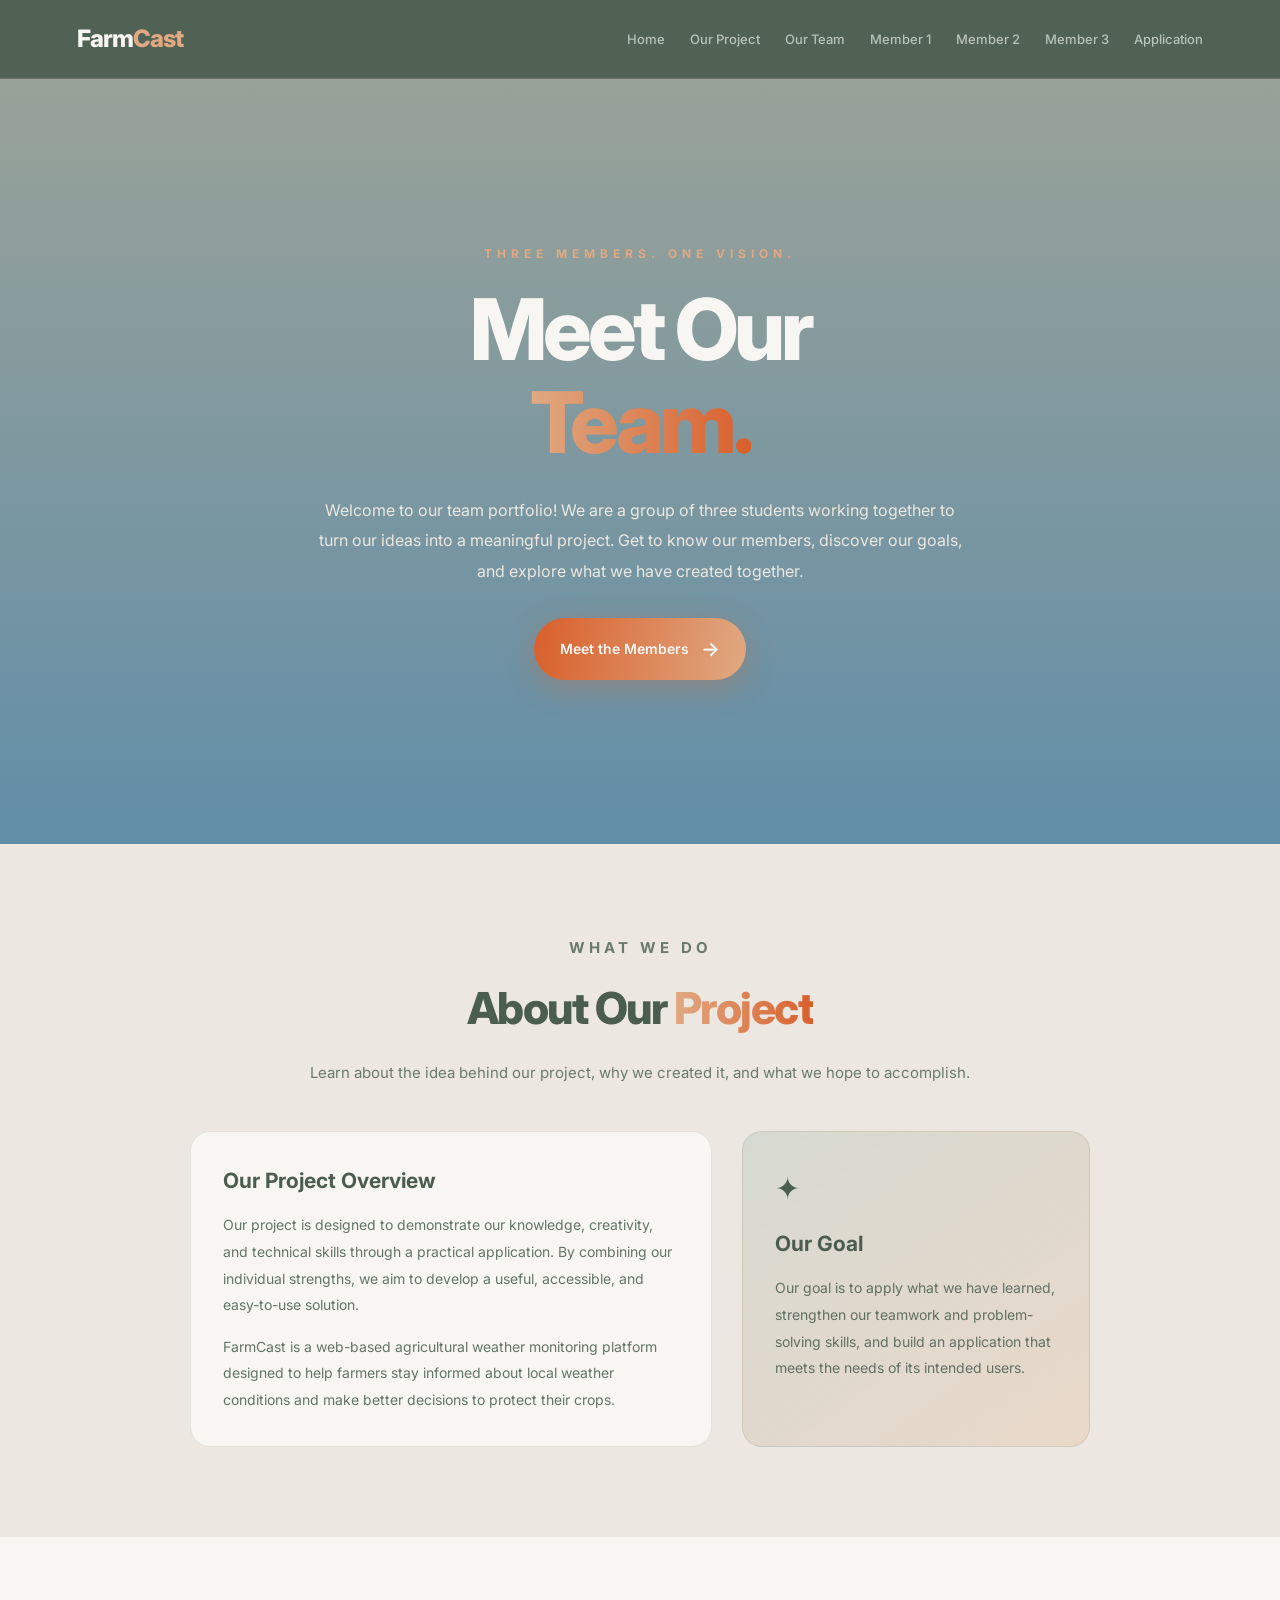
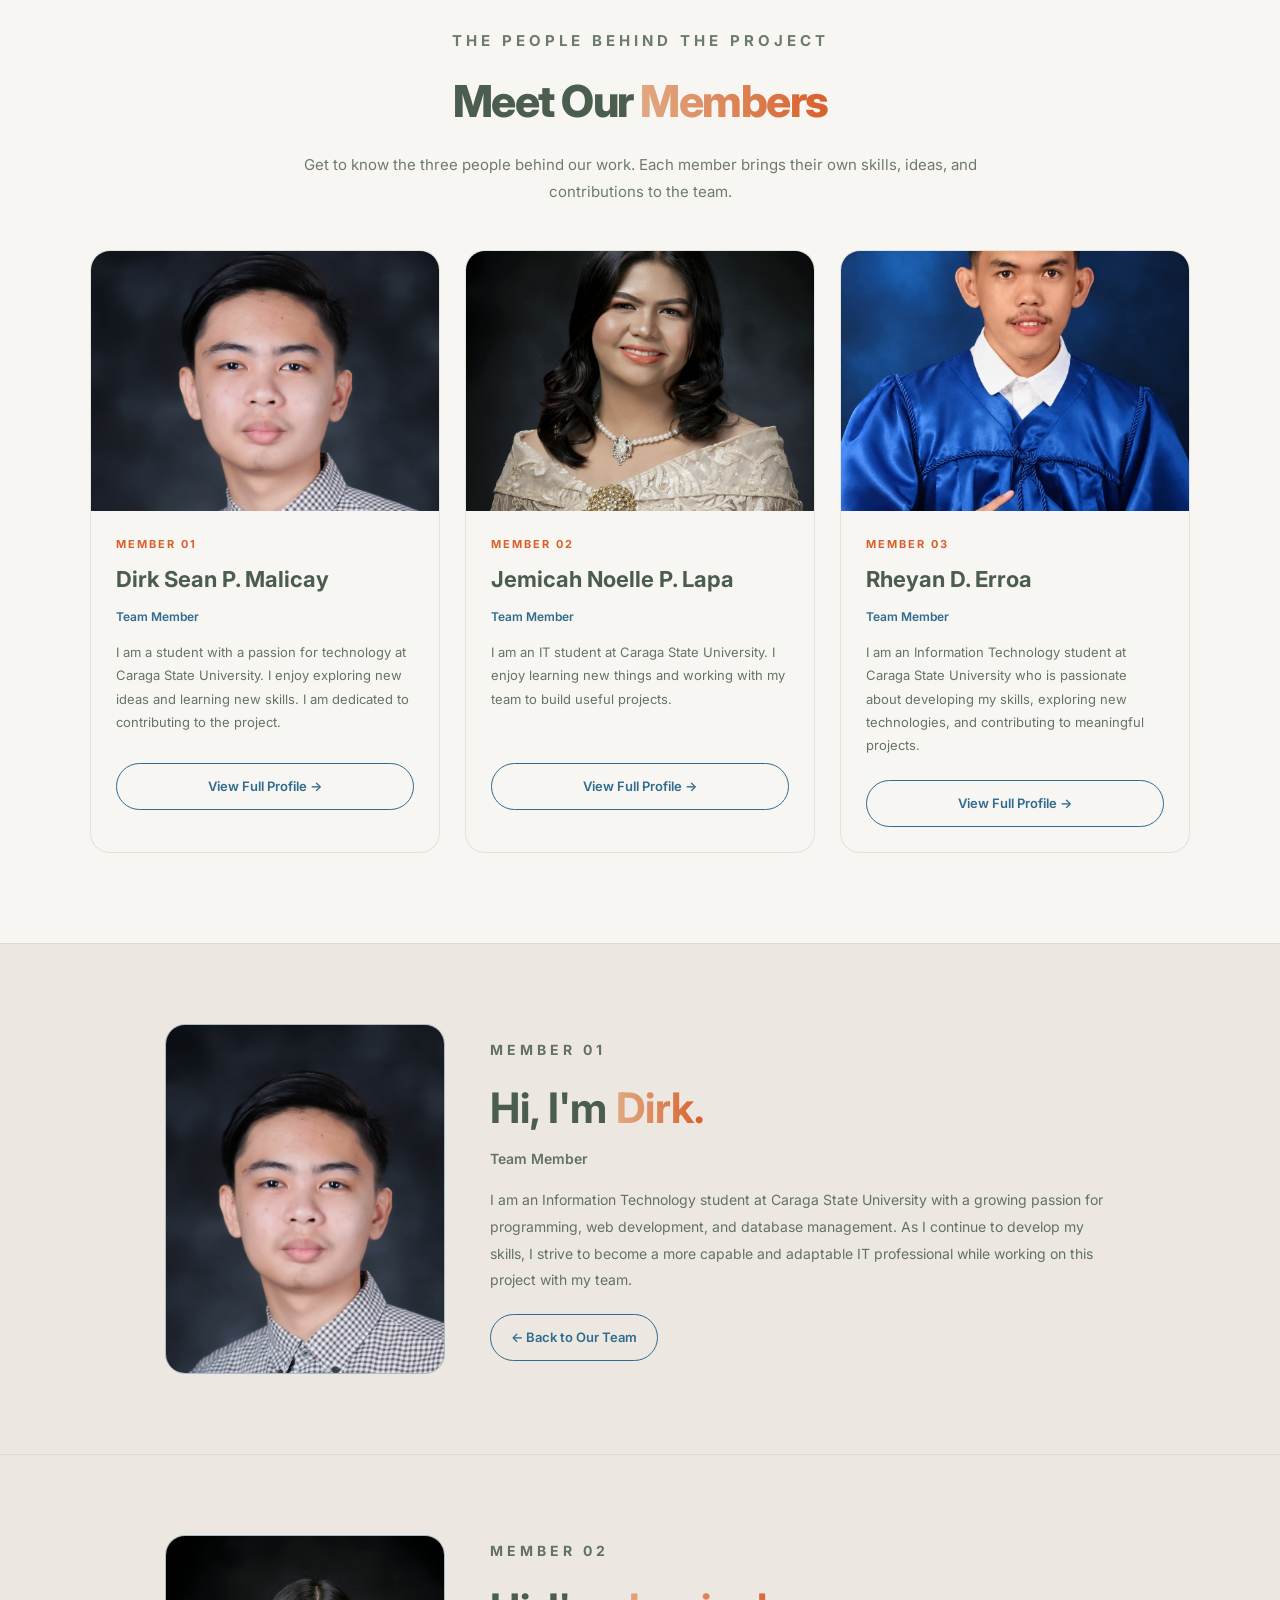
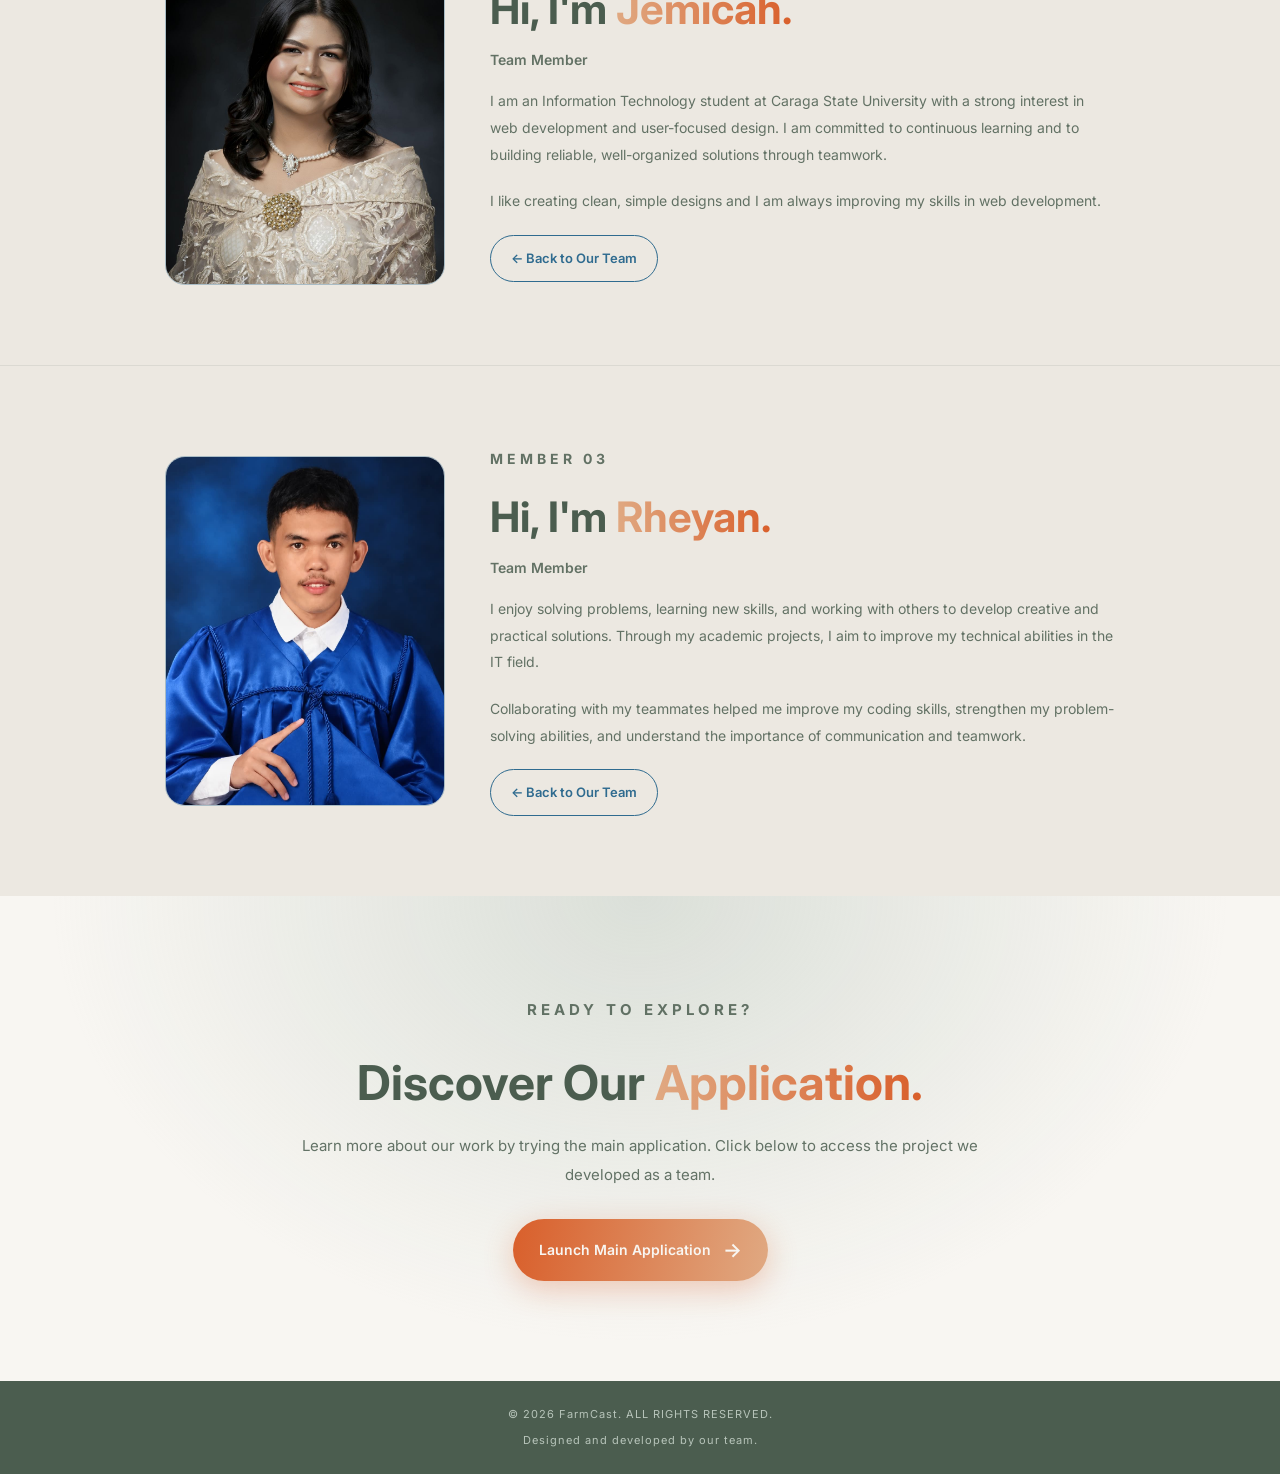
<file: index.html>
<!DOCTYPE html>
<html lang="en">
<head>
    <meta charset="UTF-8">
    <meta name="viewport" content="width=device-width, initial-scale=1.0">

    <title>FarmCast | Portfolio</title>

    <link rel="preconnect" href="https://fonts.googleapis.com">
    <link href="https://fonts.googleapis.com/css2?family=Inter:wght@400;500;600;700;800&display=swap" rel="stylesheet">

    <style>
        * {
            margin: 0;
            padding: 0;
            box-sizing: border-box;
        }

        html {
            scroll-behavior: smooth;
            scroll-padding-top: 90px;
        }

        body {
            font-family: 'Inter', sans-serif;
            background: #F8F6F2;
            color: #4B5D4F;
            min-height: 100vh;
            line-height: 1.6;
        }

        /* NAVIGATION */

        nav {
            width: 100%;
            padding: 20px 6%;
            display: flex;
            justify-content: space-between;
            align-items: center;
            gap: 20px;
            background: rgba(75, 93, 79, 0.97);
            border-bottom: 1px solid rgba(183, 196, 186, 0.2);
            position: sticky;
            top: 0;
            z-index: 100;
            backdrop-filter: blur(12px);
        }

        .logo {
            font-size: 24px;
            font-weight: 800;
            letter-spacing: -1px;
            white-space: nowrap;
            color: #F8F6F2;
            text-decoration: none;
        }

        .logo span {
            color: #E0A982;
        }

        .nav-links {
            display: flex;
            flex-wrap: wrap;
            gap: 25px;
        }

        .nav-links a {
            color: #B7C4BA;
            text-decoration: none;
            font-size: 13px;
            font-weight: 500;
            transition: color 0.3s;
        }

        .nav-links a:hover {
            color: #E0A982;
        }

        /* HERO SECTION */

        .hero {
            min-height: 85vh;
            display: flex;
            align-items: center;
            justify-content: center;
            text-align: center;
            padding: 90px 24px;
            background:
                linear-gradient(
                    rgba(75, 93, 79, 0.55),
                    rgba(47, 107, 143, 0.75)
                ),
                url('https://images.unsplash.com/photo-1470770841072-f978cf4d019e?auto=format&fit=crop&w=2000&q=85')
                center / cover no-repeat;
        }

        .hero-content {
            max-width: 850px;
            animation: fadeIn 1s ease;
        }

        .tagline {
            color: #E0A982;
            font-size: 12px;
            font-weight: 700;
            letter-spacing: 5px;
            margin-bottom: 20px;
        }

        h1 {
            font-size: clamp(45px, 8vw, 85px);
            font-weight: 800;
            letter-spacing: -4px;
            line-height: 1.1;
            margin-bottom: 25px;
            color: #F8F6F2;
        }

        h1 span,
        .gradient-text {
            background: linear-gradient(90deg, #E0A982, #D95F2B);
            -webkit-background-clip: text;
            background-clip: text;
            color: transparent;
        }

        .hero-description {
            max-width: 650px;
            margin: 0 auto 32px;
            color: #ECE8E1;
            font-size: 16px;
            line-height: 1.9;
        }

        .button {
            display: inline-flex;
            justify-content: center;
            align-items: center;
            gap: 12px;
            padding: 15px 26px;
            border-radius: 50px;
            background: linear-gradient(100deg, #D95F2B, #E0A982);
            color: #F8F6F2;
            text-decoration: none;
            font-size: 14px;
            font-weight: 600;
            box-shadow: 0 8px 30px rgba(217, 95, 43, 0.3);
            transition: transform 0.3s, box-shadow 0.3s;
        }

        .button:hover {
            transform: translateY(-4px);
            box-shadow: 0 12px 35px rgba(217, 95, 43, 0.45);
        }

        .button span {
            font-size: 20px;
        }

        .button-outline {
            display: inline-flex;
            justify-content: center;
            align-items: center;
            padding: 12px 20px;
            border: 1px solid #2F6B8F;
            border-radius: 30px;
            color: #2F6B8F;
            text-decoration: none;
            font-size: 13px;
            font-weight: 600;
            transition: background 0.3s, color 0.3s;
        }

        .button-outline:hover {
            background: #2F6B8F;
            color: #F8F6F2;
        }

        /* GENERAL SECTIONS */

        .section {
            padding: 90px 6%;
        }

        .section-heading {
            max-width: 700px;
            margin: 0 auto 45px;
            text-align: center;
        }

        .section-label {
            color: #D95F2B;
            font-size: 11px;
            font-weight: 700;
            letter-spacing: 4px;
            margin-bottom: 12px;
        }

        .section-heading h2 {
            font-size: clamp(30px, 5vw, 44px);
            font-weight: 800;
            letter-spacing: -1.5px;
            margin-bottom: 15px;
            color: #4B5D4F;
        }

        .section-heading p {
            color: #4B5D4F;
            opacity: 0.8;
            font-size: 15px;
            line-height: 1.8;
        }

        /* ABOUT THE PROJECT */

        .about {
            background: #ECE8E1;
        }

        .project-content {
            max-width: 900px;
            margin: auto;
            display: grid;
            grid-template-columns: 1.2fr 0.8fr;
            gap: 30px;
            align-items: stretch;
        }

        .project-description,
        .goal-card {
            padding: 32px;
            border: 1px solid rgba(75, 93, 79, 0.12);
            border-radius: 20px;
            background: #F8F6F2;
        }

        .project-description h3,
        .goal-card h3 {
            font-size: 21px;
            margin-bottom: 15px;
            color: #4B5D4F;
        }

        .project-description p,
        .goal-card p {
            color: #4B5D4F;
            opacity: 0.85;
            font-size: 14px;
            line-height: 1.9;
        }

        .goal-card {
            background: linear-gradient(
                145deg,
                rgba(183, 196, 186, 0.4),
                rgba(224, 169, 130, 0.25)
            );
        }

        .goal-icon {
            font-size: 30px;
            margin-bottom: 15px;
        }

        /* TEAM MEMBERS */

        .team-grid {
            max-width: 1100px;
            margin: auto;
            display: grid;
            grid-template-columns: repeat(3, minmax(0, 1fr));
            gap: 25px;
        }

        .member-card {
            background: #F8F6F2;
            border: 1px solid rgba(75, 93, 79, 0.12);
            border-radius: 20px;
            overflow: hidden;
            transition: transform 0.3s, border-color 0.3s;
        }

        .member-card:hover {
            transform: translateY(-7px);
            border-color: rgba(217, 95, 43, 0.5);
        }

        .member-photo {
            width: 100%;
            height: 260px;
            display: block;
            object-fit: cover;
            background: #B7C4BA;
        }

        .member-info {
            padding: 25px;
        }

        .member-number {
            color: #D95F2B;
            font-size: 11px;
            font-weight: 700;
            letter-spacing: 2px;
            margin-bottom: 8px;
        }

        .member-info h3 {
            font-size: 22px;
            margin-bottom: 10px;
            color: #4B5D4F;
        }

        .member-role {
            color: #2F6B8F;
            font-size: 12px;
            font-weight: 600;
            margin-bottom: 15px;
        }

        .member-bio {
            min-height: 100px;
            color: #4B5D4F;
            opacity: 0.85;
            font-size: 13px;
            line-height: 1.8;
            margin-bottom: 22px;
        }

        .member-info .button-outline {
            width: 100%;
        }

        /* INDIVIDUAL PROFILE SECTIONS */

        .profile-section {
            padding: 80px 6%;
            background: #ECE8E1;
            border-top: 1px solid rgba(75, 93, 79, 0.1);
        }

        .profile-content {
            max-width: 950px;
            margin: auto;
            display: grid;
            grid-template-columns: 280px 1fr;
            gap: 45px;
            align-items: center;
        }

        .profile-photo {
            width: 100%;
            aspect-ratio: 4 / 5;
            object-fit: cover;
            border-radius: 20px;
            border: 1px solid rgba(47, 107, 143, 0.35);
        }

        .profile-details h2 {
            font-size: clamp(30px, 5vw, 42px);
            line-height: 1.2;
            margin-bottom: 12px;
            color: #4B5D4F;
        }

        .profile-details p {
            color: #4B5D4F;
            opacity: 0.85;
            font-size: 14px;
            line-height: 1.9;
            margin-bottom: 20px;
        }

        .profile-details .member-role {
            margin-bottom: 15px;
        }

        /* MAIN APPLICATION */

        .application {
            text-align: center;
            padding: 100px 24px;
            background:
                radial-gradient(
                    ellipse at top,
                    rgba(183, 196, 186, 0.45),
                    transparent 65%
                ),
                #F8F6F2;
        }

        .application-content {
            max-width: 700px;
            margin: auto;
        }

        .application h2 {
            font-size: clamp(32px, 6vw, 48px);
            line-height: 1.2;
            margin-bottom: 20px;
            color: #4B5D4F;
        }

        .application p {
            color: #4B5D4F;
            opacity: 0.85;
            font-size: 15px;
            line-height: 1.9;
            margin-bottom: 30px;
        }

        /* FOOTER */

        footer {
            padding: 25px;
            text-align: center;
            background: #4B5D4F;
            color: #B7C4BA;
            font-size: 11px;
            letter-spacing: 1px;
        }

        /* ANIMATION */

        @keyframes fadeIn {
            from {
                opacity: 0;
                transform: translateY(20px);
            }

            to {
                opacity: 1;
                transform: translateY(0);
            }
        }

        /* RESPONSIVE DESIGN */

        @media (max-width: 850px) {
            nav {
                padding: 18px 5%;
                align-items: flex-start;
            }

            .nav-links {
                justify-content: flex-end;
                gap: 12px 18px;
            }

            .project-content {
                grid-template-columns: 1fr;
            }

            .team-grid {
                grid-template-columns: repeat(2, minmax(0, 1fr));
            }

            .profile-content {
                grid-template-columns: 220px 1fr;
                gap: 28px;
            }
        }

        @media (max-width: 600px) {
            nav {
                flex-direction: column;
                align-items: center;
                gap: 14px;
                padding: 16px;
            }

            .logo {
                font-size: 22px;
            }

            .nav-links {
                width: 100%;
                justify-content: center;
                gap: 10px 18px;
            }

            .nav-links a {
                font-size: 12px;
            }

            .hero {
                min-height: 78vh;
                padding: 65px 22px;
            }

            h1 {
                font-size: clamp(43px, 12vw, 65px);
                letter-spacing: -2.5px;
            }

            .tagline {
                font-size: 10px;
                letter-spacing: 3px;
            }

            .hero-description {
                font-size: 14px;
            }

            .section {
                padding: 65px 20px;
            }

            .section-heading {
                margin-bottom: 30px;
            }

            .team-grid {
                grid-template-columns: 1fr;
                max-width: 380px;
            }

            .member-photo {
                height: 300px;
            }

            .member-bio {
                min-height: 0;
            }

            .profile-section {
                padding: 60px 22px;
            }

            .profile-content {
                grid-template-columns: 1fr;
                gap: 25px;
                max-width: 420px;
            }

            .profile-photo {
                max-width: 260px;
                aspect-ratio: 4 / 4;
                margin: auto;
            }

            .profile-details {
                text-align: center;
            }

            .project-description,
            .goal-card {
                padding: 25px;
            }

            .application {
                padding: 75px 22px;
            }
        }
    </style>
</head>

<body>

    <!-- NAVIGATION -->
    <nav>
        <a href="#home" class="logo">
            Farm<span>Cast</span>
        </a>

        <div class="nav-links">
            <a href="#home">Home</a>
            <a href="#about">Our Project</a>
            <a href="#team">Our Team</a>
            <a href="#member1">Member 1</a>
            <a href="#member2">Member 2</a>
            <a href="#member3">Member 3</a>
            <a href="#application">Application</a>
        </div>
    </nav>

    <!-- HOME / HERO -->
    <header class="hero" id="home">
        <div class="hero-content">
            <p class="tagline">THREE MEMBERS. ONE VISION.</p>

            <h1>Meet Our<br><span>Team.</span></h1>

            <p class="hero-description">
                Welcome to our team portfolio! We are a group of three
                students working together to turn our ideas into a meaningful
                project. Get to know our members, discover our goals, and
                explore what we have created together.
            </p>

            <a href="#team" class="button">
                Meet the Members <span>→</span>
            </a>
        </div>
    </header>

    <!-- ABOUT THE PROJECT -->
    <section class="section about" id="about">
        <div class="section-heading">
            <p class="section-label">WHAT WE DO</p>

            <h2>About Our <span class="gradient-text">Project</span></h2>

            <p>
                Learn about the idea behind our project, why we created it,
                and what we hope to accomplish.
            </p>
        </div>

        <div class="project-content">
            <div class="project-description">
                <h3>Our Project Overview</h3>

                <p>
                    Our project is designed to demonstrate our knowledge,
                    creativity, and technical skills through a practical
                    application. By combining our individual strengths,
                    we aim to develop a useful, accessible, and easy-to-use
                    solution.
                </p>

                <p style="margin-top: 15px;">
                    FarmCast is a web-based agricultural weather monitoring platform
                    designed to help farmers stay informed about local weather conditions
                    and make better decisions to protect their crops.
                </p>
            </div>

            <div class="goal-card">
                <div class="goal-icon">✦</div>

                <h3>Our Goal</h3>

                <p>
                    Our goal is to apply what we have learned, strengthen
                    our teamwork and problem-solving skills, and build an
                    application that meets the needs of its intended users.
                </p>
            </div>
        </div>
    </section>

    <!-- TEAM OVERVIEW -->
    <section class="section" id="team">
        <div class="section-heading">
            <p class="section-label">THE PEOPLE BEHIND THE PROJECT</p>

            <h2>Meet Our <span class="gradient-text">Members</span></h2>

            <p>
                Get to know the three people behind our work. Each member
                brings their own skills, ideas, and contributions to the team.
            </p>
        </div>

        <div class="team-grid">

            <!-- MEMBER 1 -->
            <article class="member-card">
                <img
                    class="member-photo"
                    src="images/dirk.png"
                    alt="Portrait of Dirk Sean P. Malicay"
                    loading="lazy"
                >

                <div class="member-info">
                    <p class="member-number">MEMBER 01</p>
                    <h3>Dirk Sean P. Malicay</h3>
                    <p class="member-role">Team Member</p>

                    <p class="member-bio">
                        I am a student with a passion for technology
                        at Caraga State University. I enjoy exploring new ideas and
                        learning new skills. I am dedicated to contributing
                        to the project.
                    </p>

                    <a href="#member1" class="button-outline">
                        View Full Profile →
                    </a>
                </div>
            </article>

            <!-- MEMBER 2 -->
            <article class="member-card">
                <img
                    class="member-photo"
                    src="images/jemicah.jpg"
                    alt="Portrait of Jemicah Noelle P. Lapa"
                    loading="lazy"
                >

                <div class="member-info">
                    <p class="member-number">MEMBER 02</p>
                    <h3>Jemicah Noelle P. Lapa</h3>
                    <p class="member-role">Team Member</p>

                    <p class="member-bio">
                        I am an IT student at Caraga State University. I enjoy learning
                        new things and working with my team to build useful projects.
                    </p>

                    <a href="#member2" class="button-outline">
                        View Full Profile →
                    </a>
                </div>
            </article>

            <!-- MEMBER 3 -->
            <article class="member-card">
                <img
                    class="member-photo"
                    src="images/rheyan.jpg"
                    alt="Portrait of Rheyan D. Erroa"
                    loading="lazy"
                >

                <div class="member-info">
                    <p class="member-number">MEMBER 03</p>
                    <h3>Rheyan D. Erroa</h3>
                    <p class="member-role">Team Member</p>

                    <p class="member-bio">
                        I am an Information Technology student at Caraga State University
                        who is passionate about developing my skills, exploring new technologies,
                        and contributing to meaningful projects.
                    </p>

                    <a href="#member3" class="button-outline">
                        View Full Profile →
                    </a>
                </div>
            </article>

        </div>
    </section>

    <!-- MEMBER 1 FULL PROFILE -->
    <section class="profile-section" id="member1">
        <div class="profile-content">
            <img
                class="profile-photo"
                src="images/dirk.png"
                alt="Dirk Sean P. Malicay profile photo"
                loading="lazy"
            >

            <div class="profile-details">
                <p class="section-label">MEMBER 01</p>

                <h2>Hi, I'm <span class="gradient-text">Dirk.</span></h2>

                <p class="member-role">Team Member</p>

                <p>
                    I am an Information Technology student at Caraga State University
                    with a growing passion for programming, web development, and database management.
                    As I continue to develop my skills, I strive to become a more
                    capable and adaptable IT professional while working on this project with my team.
                </p>

                <a href="#team" class="button-outline">
                    ← Back to Our Team
                </a>
            </div>
        </div>
    </section>

    <!-- MEMBER 2 FULL PROFILE -->
    <section class="profile-section" id="member2">
        <div class="profile-content">
            <img
                class="profile-photo"
                src="images/jemicah.jpg"
                alt="Jemicah Noelle P. Lapa profile photo"
                loading="lazy"
            >

            <div class="profile-details">
                <p class="section-label">MEMBER 02</p>

                <h2>Hi, I'm <span class="gradient-text">Jemicah.</span></h2>

                <p class="member-role">Team Member</p>

                <p>
                    I am an Information Technology student at Caraga State University
                    with a strong interest in web development and user-focused design.
                    I am committed to continuous learning and to building reliable,
                    well-organized solutions through teamwork.
                </p>

                <p>
                    I like creating clean, simple designs and I am always improving
                    my skills in web development.
                </p>

                <a href="#team" class="button-outline">
                    ← Back to Our Team
                </a>
            </div>
        </div>
    </section>

    <!-- MEMBER 3 FULL PROFILE -->
    <section class="profile-section" id="member3">
        <div class="profile-content">
            <img
                class="profile-photo"
                src="images/rheyan.jpg"
                alt="Rheyan D. Erroa profile photo"
                loading="lazy"
            >

            <div class="profile-details">
                <p class="section-label">MEMBER 03</p>

                <h2>Hi, I'm <span class="gradient-text">Rheyan.</span></h2>

                <p class="member-role">Team Member</p>

                <p>
                    I enjoy solving problems, learning new skills, and working with others
                    to develop creative and practical solutions. Through my academic projects,
                    I aim to improve my technical abilities in the IT field.
                </p>

                <p>
                    Collaborating with my teammates helped me improve my coding skills,
                    strengthen my problem-solving abilities, and understand the importance of
                    communication and teamwork.
                </p>

                <a href="#team" class="button-outline">
                    ← Back to Our Team
                </a>
            </div>
        </div>
    </section>

    <!-- MAIN APPLICATION -->
    <section class="application" id="application">
        <div class="application-content">
            <p class="section-label">READY TO EXPLORE?</p>

            <h2>Discover Our <span class="gradient-text">Application.</span></h2>

            <p>
                Learn more about our work by trying the main application.
                Click below to access the project we developed as a team.
            </p>

            <a href="app.html" class="button">
                Launch Main Application <span>→</span>
            </a>
        </div>
    </section>

    <!-- FOOTER -->
    <footer>
        <p>© 2026 FarmCast. ALL RIGHTS RESERVED.</p>
        <p style="margin-top: 8px;">
            Designed and developed by our team.
        </p>
    </footer>

</body>
</html>
</file>
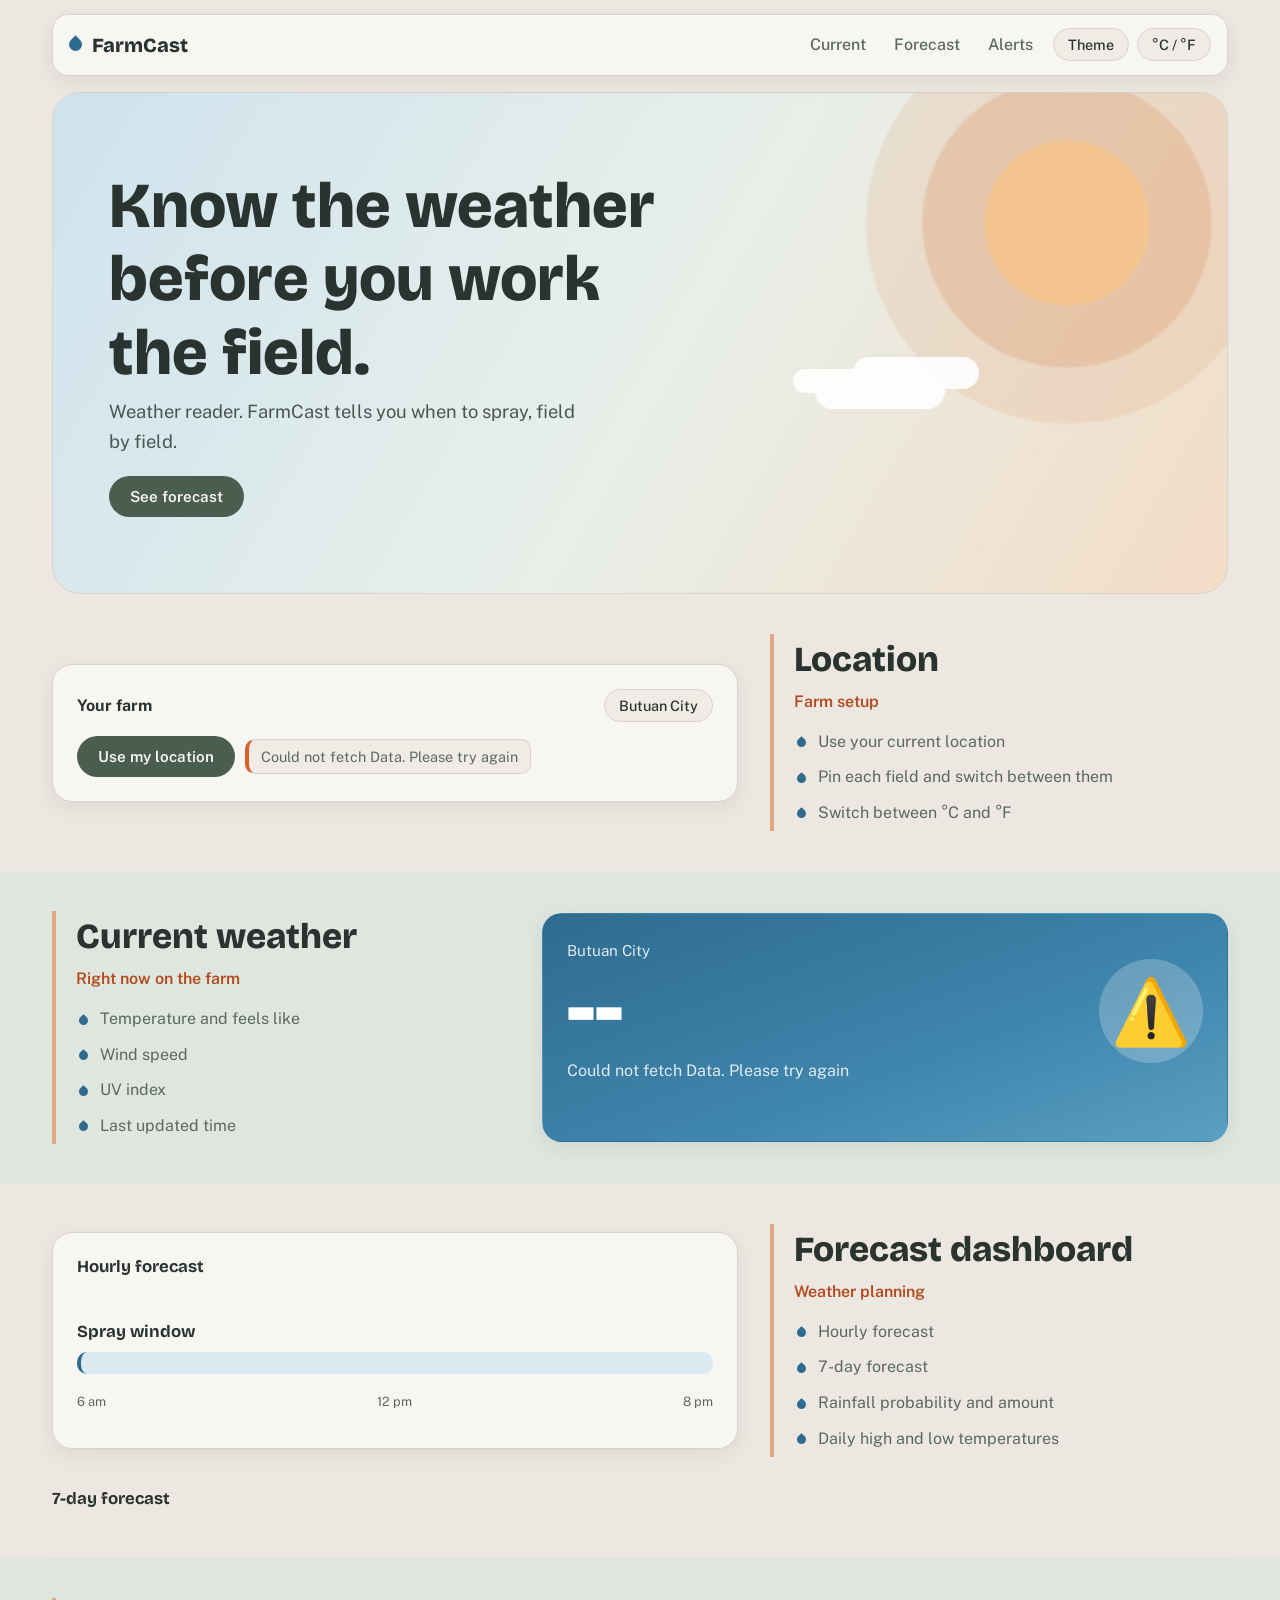
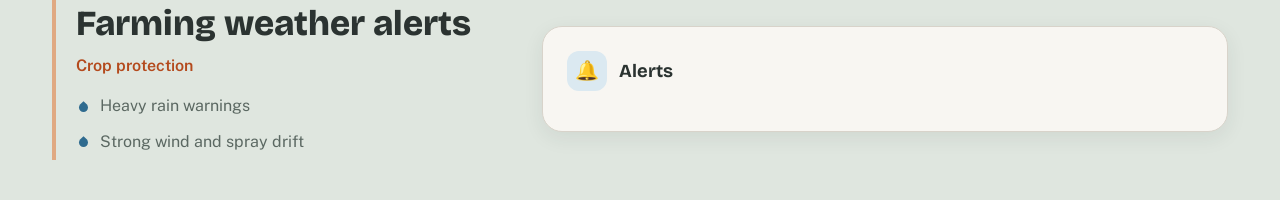
<file: app.html>
<!DOCTYPE html>
<html lang="en">
  <head>
    <meta charset="utf-8">
    <meta name="viewport" content="width=device-width, initial-scale=1, viewport-fit=cover">
    <title>FarmCast | Weather tracking</title>
    <link rel="preconnect" href="https://fonts.googleapis.com">
    <link
      href="https://fonts.googleapis.com/css2?family=Bricolage+Grotesque:wght@500;700;800&family=Public+Sans:wght@400;500;600&display=swap"
      rel="stylesheet"
    >
    <link rel="stylesheet" href="styles.css">
  </head>

  <body>
    <div class="wrap">
      <header>
        <a class="logo" href="#top"><i></i>FarmCast</a>
        <nav>
          <a href="#current">Current</a>
          <a href="#forecast">Forecast</a>
          <a href="#alerts">Alerts</a>
          <button class="theme" id="theme" aria-label="Toggle light or dark theme">Theme</button>
        </nav>
      </header>

      <main id="top">
        <div class="hero">
          <div>
            <h1>Know the weather before you work the field.</h1>
            <p class="lead">
              Weather reader. FarmCast tells you when to spray, field by field.
            </p>
            <div class="cta">
              <a class="btn ghost" href="#forecast" style="text-decoration: none">See forecast</a>
            </div>
          </div>
        </div>

        <section id="location">
          <div class="wrap slide">
            <div class="panel">
              <div class="panel-top">
                <strong>Your farm</strong>
                <div class="fields" id="fields" role="group" aria-label="Choose a field"></div>
              </div>
              <div class="loc">
                <button class="btn" id="locate">Use my location</button>
                
                <button class="chip" id="pin" hidden>Pin as field</button>
                <button class="chip" id="unpin" hidden>Remove field</button>
                <span id="status" role="status"></span>
              </div>
            </div>
            <div class="copy">
              <h2>Location</h2>
              <p class="sub">Farm setup</p>
              <ul class="pts">
                <li>Use your current location</li>
                <li>Pin each field and switch between them</li>
                <li>Switch between °C and °F</li>
              </ul>
            </div>
          </div>
        </section>

        <section id="current">
          <div class="wrap slide">
            <div class="panel" aria-live="polite">
              <div class="today">
                <div>
                  <small id="place"></small>
                  <div class="big" id="big"></div>
                  <div class="line" id="line"></div>
                </div>
                <div class="icon" id="icon" aria-hidden="true"></div>
              </div>
              <div class="now" id="now"></div>
              <p class="upd" id="upd"></p>
            </div>
            <div class="copy">
              <h2>Current weather</h2>
              <p class="sub">Right now on the farm</p>
              <ul class="pts">
                <li>Temperature and feels like</li>
                <li>Wind speed</li>
                <li>UV index</li>
                <li>Last updated time</li>
              </ul>
            </div>
          </div>
        </section>

        <section id="forecast">
          <div class="wrap" style="padding: 0">
            <div class="slide">
              <div class="panel">
                <h3 class="mini" style="margin-top: 0">Hourly forecast</h3>
                <div class="hourly" id="hourly"></div>
                <h3 class="mini">Spray window</h3>
                <div class="verdict" id="verdict"></div>
                <div class="hours" id="hours" aria-label="Hourly spray suitability"></div>
                <div class="hours-lab">
                  <span>6 am</span>
                  <span>12 pm</span>
                  <span>8 pm</span>
                </div>
                <p class="key" id="key"></p>
              </div>
              <div class="copy">
                <h2>Forecast dashboard</h2>
                <p class="sub">Weather planning</p>
                <ul class="pts">
                  <li>Hourly forecast</li>
                  <li>7-day forecast</li>
                  <li>Rainfall probability and amount</li>
                  <li>Daily high and low temperatures</li>
                </ul>
              </div>
            </div>
            <div id="week" style="margin-top: 32px">
              <h3 class="mini">7-day forecast</h3>
              <div class="week" id="week-grid"></div>
            </div>
          </div>
        </section>

        <section id="alerts">
          <div class="wrap slide">
            <div class="panel">
              <strong id="alert-for">Alerts</strong>
              <div id="alerts-list"></div>
            </div>
            <div class="copy">
              <h2>Farming weather alerts</h2>
              <p class="sub">Crop protection</p>
              <ul class="pts">
                <li>Heavy rain warnings</li>
                <li>Strong wind and spray drift</li>
              </ul>
            </div>
          </div>
        </section>

        <noscript>
          <p style="padding: 12px; background: #b5472e; color: #fff;">
            JavaScript is turned off here, so the weather cannot load. Open this page in Chrome or
            another full browser.
          </p>
        </noscript>
        <script src="script.js"></script>
      </main>
    </div>
  </body>
</html>
</file>
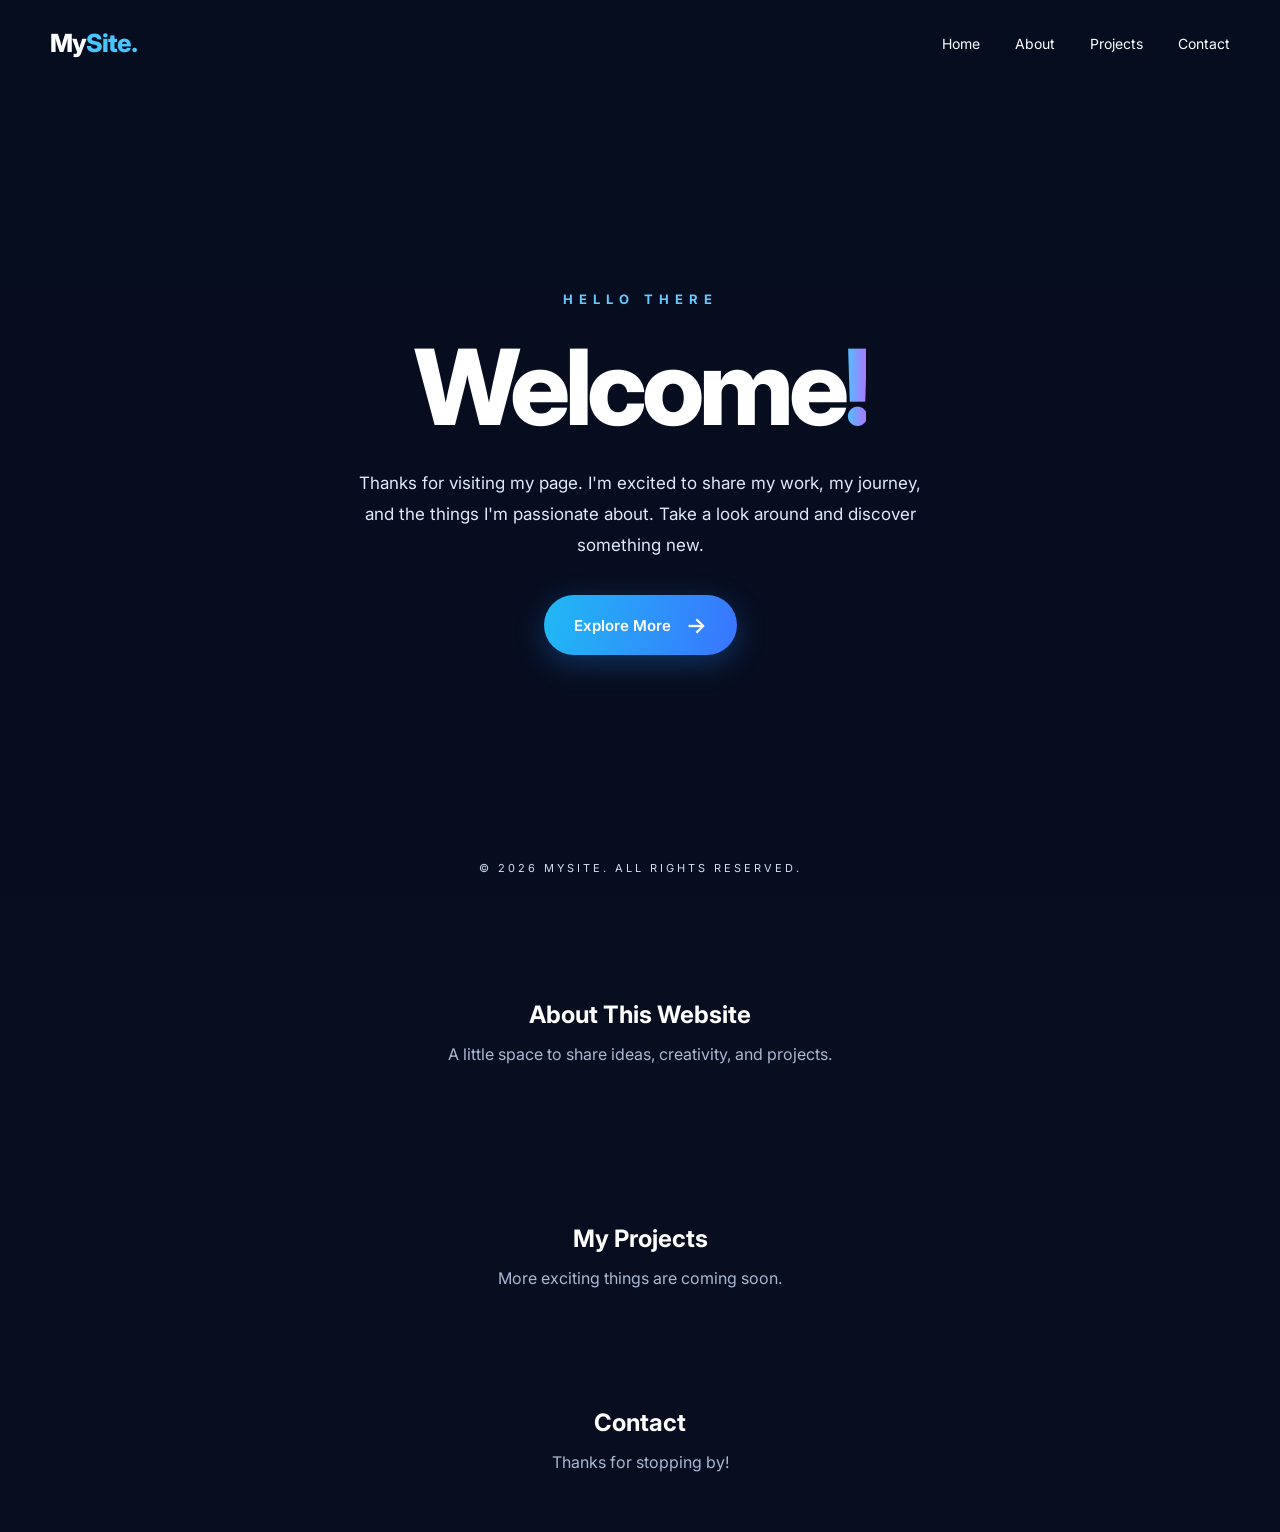
<file: Project.html>
<!DOCTYPE html>
<html lang="en">
<head>
    <meta charset="UTF-8">
    <meta name="viewport" content="width=device-width, initial-scale=1.0">
    <title>Welcome to My Website</title>

    <link rel="preconnect" href="https://fonts.googleapis.com">
    <link href="https://fonts.googleapis.com/css2?family=Inter:wght@400;500;600;700;800&display=swap" rel="stylesheet">
<!-- Git test -->
    <style>
        * {
            margin: 0;
            padding: 0;
            box-sizing: border-box;
        }

        html {
            scroll-behavior: smooth;
        }

        body {
            font-family: 'Inter', sans-serif;
            background: #080e20;
            color: white;
            min-height: 100vh;
        }

        .hero {
            min-height: 100vh;
            position: relative;
            display: flex;
            flex-direction: column;
            overflow: hidden;
            background:
                linear-gradient(
                    rgba(5, 12, 30, 0.48),
                    rgba(5, 12, 30, 0.25)
                ),
                url('https://images.unsplash.com/photo-1470770841072-f978cf4d019e?auto=format&fit=crop&w=2000&q=85')
                center / cover no-repeat;
        }

        nav {
            width: 100%;
            max-width: 1250px;
            margin: auto;
            padding: 28px 35px;
            display: flex;
            justify-content: space-between;
            align-items: center;
        }

        .logo {
            font-size: 25px;
            font-weight: 800;
            letter-spacing: -1px;
        }

        .logo span {
            color: #48c6ff;
        }

        .nav-links {
            display: flex;
            gap: 35px;
        }

        .nav-links a {
            color: white;
            text-decoration: none;
            font-size: 14px;
            transition: color 0.3s;
        }

        .nav-links a:hover {
            color: #48c6ff;
        }

        .welcome {
            flex: 1;
            display: flex;
            flex-direction: column;
            align-items: center;
            justify-content: center;
            text-align: center;
            padding: 60px 24px 100px;
            animation: fadeIn 1.2s ease;
        }

        .tagline {
            color: #65caff;
            font-size: 13px;
            font-weight: 700;
            letter-spacing: 6px;
            margin-bottom: 22px;
        }

        h1 {
            font-size: clamp(52px, 9vw, 105px);
            font-weight: 800;
            letter-spacing: -5px;
            line-height: 1.1;
            margin-bottom: 24px;
        }

        h1 span {
            background: linear-gradient(90deg, #45caff, #a879ff);
            -webkit-background-clip: text;
            background-clip: text;
            color: transparent;
        }

        .description {
            max-width: 580px;
            color: #e0e8ff;
            font-size: 17px;
            line-height: 1.8;
            margin-bottom: 35px;
        }

        .button {
            display: inline-flex;
            align-items: center;
            gap: 15px;
            padding: 17px 30px;
            border-radius: 50px;
            background: linear-gradient(100deg, #20b9f4, #3975ff);
            color: white;
            text-decoration: none;
            font-size: 15px;
            font-weight: 600;
            box-shadow: 0 8px 30px rgba(39, 140, 255, 0.3);
            transition: transform 0.3s, box-shadow 0.3s;
        }

        .button:hover {
            transform: translateY(-5px);
            box-shadow: 0 12px 40px rgba(39, 140, 255, 0.5);
        }

        .button span {
            font-size: 22px;
            transition: transform 0.3s;
        }

        .button:hover span {
            transform: translateX(5px);
        }

        .bottom-text {
            position: absolute;
            bottom: 25px;
            left: 0;
            right: 0;
            text-align: center;
            color: #d3def5;
            font-size: 11px;
            letter-spacing: 3px;
        }

        @keyframes fadeIn {
            from {
                opacity: 0;
                transform: translateY(25px);
            }
            to {
                opacity: 1;
                transform: translateY(0);
            }
        }

        @media (max-width: 600px) {
            nav {
                padding: 22px;
            }

            .logo {
                font-size: 21px;
            }

            .nav-links {
                gap: 14px;
            }

            .nav-links a {
                font-size: 11px;
            }

            h1 {
                font-size: clamp(48px, 12vw, 70px);
                letter-spacing: -3px;
            }

            .tagline {
                font-size: 11px;
                letter-spacing: 4px;
            }

            .description {
                font-size: 15px;
            }

            .button {
                padding: 15px 25px;
            }
        }

        @media (max-width: 380px) {
            .nav-links {
                gap: 9px;
            }

            .nav-links a {
                font-size: 10px;
            }
        }
    </style>
</head>

<body>
    <section class="hero" id="home">

        <nav>
            <div class="logo">My<span>Site.</span></div>

            <div class="nav-links">
                <a href="#home">Home</a>
                <a href="#about">About</a>
                <a href="#projects">Projects</a>
                <a href="#contact">Contact</a>
            </div>
        </nav>

        <main class="welcome">
            <p class="tagline">HELLO THERE</p>

            <h1>Welcome<span>!</span></h1>

            <p class="description">
                Thanks for visiting my page. I'm excited to share
                my work, my journey, and the things I'm passionate about.
                Take a look around and discover something new.
            </p>

            <a href="#about" class="button">
                Explore More <span>→</span>
            </a>
        </main>

        <div class="bottom-text">
            &copy; 2026 MYSITE. ALL RIGHTS RESERVED.
        </div>

    </section>

    <section id="about" style="padding: 100px 25px; text-align: center;">
        <h2>About This Website</h2>
        <p style="margin-top: 15px; color: #aab8d4;">
            A little space to share ideas, creativity, and projects.
        </p>
    </section>

    <section id="projects" style="padding: 60px 25px; text-align: center;">
        <h2>My Projects</h2>
        <p style="margin-top: 15px; color: #aab8d4;">
            More exciting things are coming soon.
        </p>
    </section>

    <section id="contact" style="padding: 60px 25px; text-align: center;">
        <h2>Contact</h2>
        <p style="margin-top: 15px; color: #aab8d4;">
            Thanks for stopping by!
        </p>
    </section>
</body>
</html>
</file>
<file: styles.css>
/* ---------- 1. Colors and fonts (change the look here) ---------- */
:root {
  --bg: #ece8e1;
  --band: #dfe6df;
  --surface: #f8f6f2;
  --surface-2: #f0ece5;
  --ink: #2b3331;
  --muted: #5b6862;
  --line: #d8d3ca;
  --primary: #4b5d4f;
  --primary-ink: #f8f6f2;
  --sage: #b7c4ba;
  --clay: #e0a982;
  --accent: #d95f2b;
  --accent-text: #b44a1d;
  --blue: #2f6b8f;
  --blue-soft: #dbe9f1;
  --ok: #5a8f63;
  --ok-soft: #e1ede2;
  --bad: #c4482a;
  --bad-soft: #f5e1da;
  --shadow: 0 6px 20px rgba(43, 51, 49, 0.08);
  --head: "Bricolage Grotesque", "Segoe UI", sans-serif;
  --body: "Public Sans", "Segoe UI", sans-serif;
}

body.dark {
  --bg: #1b2220;
  --band: #222a28;
  --surface: #2b3331;
  --surface-2: #343e3b;
  --ink: #ece8e1;
  --muted: #a8b4ad;
  --line: #404b47;
  --primary: #b7c4ba;
  --primary-ink: #1b2220;
  --accent: #e8793f;
  --accent-text: #f0a070;
  --blue: #7fb8da;
  --blue-soft: #243b4a;
  --ok-soft: #26372a;
  --bad-soft: #3d2a25;
  --shadow: 0 6px 20px rgba(0, 0, 0, 0.3);
}

/* ---------- 2. Base ---------- */
*, *::before, *::after { box-sizing: border-box; }

html { scroll-behavior: smooth; }

body {
  margin: 0;
  min-height: 100vh;
  overflow-x: hidden;
  background: var(--bg);
  color: var(--ink);
  font-family: var(--body);
  font-size: 1rem;
  line-height: 1.6;
  transition: background-color 0.25s, color 0.25s;
}

h1, h2, h3 { font-family: var(--head); line-height: 1.15; margin: 0 0 0.5rem; }
p { margin: 0 0 0.75rem; }
a { color: var(--blue); }
img, svg { max-width: 100%; }
button { font-family: inherit; }
[hidden] { display: none !important; }
:focus-visible { outline: 2px solid var(--blue); outline-offset: 3px; }

/* ---------- 3. Page layout ---------- */
.wrap {
  width: 100%;
  max-width: 1240px;
  margin: 0 auto;
  padding: 0 clamp(16px, 4vw, 32px);
}
.wrap .wrap { padding: 0; }

main > section { padding: 40px 0; scroll-margin-top: 90px; }

/* every second section gets a full-width colored band */
main > section:nth-of-type(even) {
  background: var(--band);
  box-shadow: 0 0 0 100vmax var(--band);
  clip-path: inset(0 -100vmax);
}

/* two columns: text + card (they swap sides on even sections) */
.slide {
  display: grid;
  grid-template-columns: 1.5fr 1fr;
  gap: 32px;
  align-items: center;
}
main > section:nth-of-type(even) .slide { grid-template-columns: 1fr 1.5fr; }
main > section:nth-of-type(even) .copy { order: -1; }

/* ---------- 4. Header and navigation ---------- */
header {
  position: sticky;
  top: 12px;
  z-index: 100;
  margin-top: 14px;
  padding: 10px 16px;
  display: flex;
  align-items: center;
  justify-content: space-between;
  flex-wrap: wrap;
  gap: 8px;
  background: var(--surface);
  border: 1px solid var(--line);
  border-radius: 16px;
  box-shadow: var(--shadow);
  transition: background-color 0.25s;
}

.logo {
  display: inline-flex;
  align-items: center;
  gap: 10px;
  font-family: var(--head);
  font-weight: 800;
  font-size: 1.25rem;
  color: var(--ink);
  text-decoration: none;
}
.logo i {                          /* raindrop */
  display: inline-block;
  width: 13px;
  height: 13px;
  background: var(--blue);
  border-radius: 0 50% 50% 50%;
  transform: rotate(45deg);
}

header nav { display: flex; align-items: center; flex-wrap: wrap; gap: 4px; }
header nav a {
  padding: 7px 12px;
  border-radius: 999px;
  color: var(--muted);
  font-weight: 500;
  text-decoration: none;
  transition: background-color 0.2s, color 0.2s;
}
header nav a:hover { background: var(--blue-soft); color: var(--blue); }

/* Theme and °C/°F buttons */
.theme {
  margin-left: 4px;
  padding: 7px 14px;
  border: 1px solid var(--line);
  border-radius: 999px;
  background: var(--surface-2);
  color: var(--ink);
  font: 500 0.9rem var(--body);
  white-space: nowrap;
  cursor: pointer;
}
.theme:hover { border-color: var(--blue); color: var(--blue); }

/* ---------- 5. Hero: sky with a sun and a drifting cloud ---------- */
.hero {
  position: relative;
  overflow: hidden;
  margin-top: 16px;
  padding: clamp(36px, 7vw, 76px) clamp(22px, 5vw, 56px);
  min-height: 340px;
  display: flex;
  align-items: center;
  border: 1px solid var(--line);
  border-radius: 28px;
  background: linear-gradient(120deg, #cfe3ef 0%, #e8efe9 52%, #f3dcc6 100%);
}
.hero > * { position: relative; z-index: 1; }

.hero::before {                    /* the sun */
  content: "";
  position: absolute;
  top: -90px;
  right: -60px;
  width: 440px;
  height: 440px;
  border-radius: 50%;
  background: radial-gradient(circle, #f4c58f 0 26%, rgba(224, 169, 130, 0.55) 27% 46%, rgba(224, 169, 130, 0.22) 47% 64%, transparent 65%);
}
.hero::after {                     /* the cloud */
  content: "";
  position: absolute;
  top: 56%;
  right: 24%;
  width: 130px;
  height: 36px;
  border-radius: 40px;
  background: rgba(255, 255, 255, 0.9);
  box-shadow: 36px -18px 0 -2px rgba(255, 255, 255, 0.9), -28px -10px 0 -6px rgba(255, 255, 255, 0.9);
  animation: drift 26s ease-in-out infinite alternate;
}
@keyframes drift {
  from { transform: translateX(40px); }
  to   { transform: translateX(-50px); }
}

body.dark .hero { background: linear-gradient(120deg, #5c666d 0%, #485d66 55%, #7f8684 100%); }
body.dark .hero::before {
  background: radial-gradient(circle, #dfe8ee 0 20%, rgba(127, 184, 218, 0.35) 21% 42%, rgba(127, 184, 218, 0.14) 43% 62%, transparent 63%);
}
body.dark .hero::after {
  background: rgba(255, 255, 255, 0.14);
  box-shadow: 36px -18px 0 -2px rgba(255, 255, 255, 0.14), -28px -10px 0 -6px rgba(255, 255, 255, 0.14);
}

.hero h1 { max-width: 15ch; font-size: clamp(2.3rem, 6vw, 4rem); font-weight: 800; }
.lead { max-width: 44ch; color: var(--muted); font-size: 1.15rem; }
body:not(.dark) .hero .lead { color: #4a5651; }
body.dark .hero .lead { color: #dfe8ee; }
.cta { display: flex; flex-wrap: wrap; gap: 10px; margin-top: 20px; }

/* ---------- 6. Buttons and chips ---------- */
.btn {
  display: inline-flex;
  align-items: center;
  justify-content: center;
  gap: 8px;
  padding: 11px 20px;
  border: 1px solid transparent;
  border-radius: 999px;
  background: var(--primary);
  color: var(--primary-ink);
  font: 600 0.95rem var(--body);
  cursor: pointer;
  transition: transform 0.15s, filter 0.15s;
}
.btn:hover { filter: brightness(1.1); transform: translateY(-2px); }

.chip {
  padding: 7px 14px;
  border: 1px solid var(--line);
  border-radius: 999px;
  background: var(--surface-2);
  color: var(--ink);
  font: 500 0.9rem var(--body);
  cursor: pointer;
}
.chip:hover { border-color: var(--blue); }
.chip.active {                     /* the selected field */
  background: var(--blue-soft);
  border-color: var(--blue);
  color: var(--blue);
}

/* ---------- 7. Panels and description text ---------- */
.panel {
  min-width: 0;
  padding: 24px;
  background: var(--surface);
  border: 1px solid var(--line);
  border-radius: 20px;
  box-shadow: var(--shadow);
  transition: background-color 0.25s;
}
.panel-top {
  display: flex;
  align-items: center;
  justify-content: space-between;
  flex-wrap: wrap;
  gap: 12px;
  margin-bottom: 14px;
}
.fields { display: flex; flex-wrap: wrap; gap: 8px; }
.loc { display: flex; flex-wrap: wrap; align-items: center; gap: 10px; }

/* status / error message ("Could not fetch data...") */
#status {
  color: var(--muted);
  font-size: 0.9rem;
  overflow-wrap: anywhere;
}
#status:not(:empty) {
  padding: 5px 12px;
  border: 1px solid var(--line);
  border-left: 4px solid var(--accent);
  border-radius: 10px;
  background: var(--surface-2);
}

/* text beside each card, with the orange vertical line */
.copy { min-width: 0; padding: 6px 4px 6px 20px; border-left: 4px solid var(--clay); }
.copy h2 { font-size: clamp(1.6rem, 3vw, 2.2rem); font-weight: 800; }
.sub { margin-bottom: 0.9rem; color: var(--accent-text); font-weight: 600; }
.pts { display: grid; gap: 10px; margin: 0; padding: 0; list-style: none; }
.pts li { position: relative; padding-left: 24px; color: var(--muted); }
.pts li::before {                  /* raindrop bullet */
  content: "";
  position: absolute;
  left: 3px;
  top: 0.6em;
  width: 9px;
  height: 9px;
  border-radius: 0 50% 50% 50%;
  background: var(--blue);
  transform: rotate(45deg);
}
.mini { margin: 26px 0 10px; font-size: 1.05rem; font-weight: 700; }

/* ---------- 8. Current weather card ---------- */
#current .panel {
  background: linear-gradient(160deg, #2f6b8f 0%, #3f86ad 60%, #5ba0c3 100%);
  border-color: transparent;
  color: #fff;
}
body.dark #current .panel { background: linear-gradient(160deg, #1d4a66 0%, #2b6a8f 100%); }

#current .panel .big { color: inherit; }
#current small, #current .line, #current .upd { color: inherit; opacity: 0.85; }

.today { display: flex; align-items: center; justify-content: space-between; gap: 16px; }
.today > div:first-child { min-width: 0; }
small { color: var(--muted); font-size: 0.95rem; }
.big {
  font-family: var(--head);
  font-size: clamp(3.4rem, 9vw, 5.5rem);
  font-weight: 800;
  line-height: 1;
  overflow-wrap: anywhere;
}
.line { margin-top: 6px; }
.icon {                            /* big weather emoji */
  display: flex;
  flex: 0 0 104px;
  align-items: center;
  justify-content: center;
  width: 104px;
  height: 104px;
  border-radius: 50%;
  background: rgba(255, 255, 255, 0.22);
  font-size: 4rem;
  line-height: 1;
}

/* four small cards: Humidity, Wind, Rain, UV Index */
.now {
  display: grid;
  grid-template-columns: repeat(auto-fit, minmax(150px, 1fr));
  gap: 10px;
  margin-top: 20px;
}
.weather-stat {
  display: flex;
  flex-direction: column;          /* label on top, value below (same for all cards) */
  align-items: flex-start;
  justify-content: center;
  gap: 4px;
  min-width: 0;
  padding: 11px 13px;
  border-radius: 12px;
  background: rgba(255, 255, 255, 0.18);
}
.upd { margin: 14px 0 0; font-size: 0.85rem; overflow-wrap: anywhere; }

/* ---------- 9. Hourly forecast and spray window ---------- */
.hourly {
  display: flex;
  gap: 10px;
  padding-bottom: 10px;
  overflow-x: auto;
  scrollbar-width: thin;
  scrollbar-color: var(--blue) transparent;
}
.hour-card {
  display: flex;
  flex: 0 0 auto;
  flex-direction: column;
  align-items: center;
  gap: 6px;
  min-width: 90px;
  padding: 12px 10px;
  border-radius: 14px;
  background: var(--surface-2);
  font-size: 0.9rem;
  text-align: center;
  transition: transform 0.2s;
}
.hour-card:hover { transform: translateY(-3px); }
.hour-card p { margin: 0; }
.hour-card > div { font-size: 1.6rem; line-height: 1.2; }
.hour-card:first-child { background: var(--blue-soft); }

.verdict {
  margin-bottom: 12px;
  padding: 11px 14px;
  border-left: 4px solid var(--blue);
  border-radius: 10px;
  background: var(--blue-soft);
  font-weight: 500;
}

/* green = good hour, red = check weather */
.hours { display: flex; gap: 3px; }
.hour { flex: 1; min-width: 0; min-height: 42px; border-radius: 7px; background: var(--sage); }
.hour.good { background: var(--ok); }
.hour.bad { background: var(--bad); }
.hours-lab { display: flex; justify-content: space-between; margin-top: 6px; color: var(--muted); font-size: 0.8rem; }
.key { margin: 12px 0 0; color: var(--muted); font-size: 0.85rem; }

/* ---------- 10. Seven-day forecast ---------- */
.week { display: grid; grid-template-columns: repeat(7, 1fr); gap: 12px; }
.week-card {
  display: flex;
  flex-direction: column;
  gap: 4px;
  min-width: 0;
  padding: 16px 14px;
  border: 1px solid var(--line);
  border-radius: 16px;
  background: var(--surface);
  font-size: 0.92rem;
  overflow-wrap: anywhere;
  transition: transform 0.2s, box-shadow 0.2s;
}
.week-card:hover { transform: translateY(-4px); box-shadow: var(--shadow); }
.week-card:first-child { background: var(--blue-soft); border-color: var(--blue); }
.week-card p { margin: 0; }
.week-icon { font-size: 1.7rem; line-height: 1.2; }

/* ---------- 11. Weather alerts ---------- */
#alert-for {
  display: flex;
  align-items: center;
  gap: 12px;
  font-family: var(--head);
  font-size: 1.15rem;
  font-weight: 700;
  line-height: 1.25;
}
#alert-for::before {               /* bell icon */
  content: "🔔";
  display: grid;
  place-items: center;
  flex: 0 0 40px;
  width: 40px;
  height: 40px;
  border-radius: 12px;
  background: var(--blue-soft);
  font-size: 1.2rem;
}

#alerts-list { display: flex; flex-direction: column; gap: 12px; margin-top: 16px; }

.alert-card {
  position: relative;
  padding: 14px 16px 14px 56px;
  border: 1px solid var(--line);
  border-radius: 14px;
  background: var(--surface-2);
  transition: transform 0.2s, box-shadow 0.2s;
}
.alert-card:hover { transform: translateY(-2px); box-shadow: var(--shadow); }
.alert-card::before {              /* round "!" badge */
  content: "!";
  position: absolute;
  left: 14px;
  top: 14px;
  display: grid;
  place-items: center;
  width: 30px;
  height: 30px;
  border-radius: 50%;
  background: var(--accent);
  color: var(--surface);
  font: 700 1rem var(--head);
}
.alert-card strong { display: block; margin-bottom: 2px; font-size: 1.02rem; }
.alert-card p { margin: 0; color: var(--muted); font-size: 0.93rem; }

.alert-card.ok { border-color: var(--ok); background: var(--ok-soft); }
.alert-card.ok::before { content: "✓"; background: var(--ok); }

.alert-card.warn { border-color: var(--bad); background: var(--bad-soft); }
.alert-card.warn::before { background: var(--bad); }

/* disclaimer line at the bottom */
#alerts-list > p {
  margin: 4px 0 0;
  padding-top: 12px;
  border-top: 1px dashed var(--line);
  color: var(--muted);
  font-size: 0.85rem;
}

/* ---------- 12. Responsive (large to small screens) ---------- */

/* small laptops and tablets */
@media (max-width: 1000px) {
  .week { grid-template-columns: repeat(4, 1fr); }
}

/* tablets: stack text and card in one column */
@media (max-width: 820px) {
  .slide,
  main > section:nth-of-type(even) .slide { grid-template-columns: 1fr; gap: 20px; }
  main > section:nth-of-type(even) .copy { order: 0; }
  .icon { flex-basis: 80px; width: 80px; height: 80px; font-size: 3rem; }
  .hero::before { width: 300px; height: 300px; right: -90px; }
}

/* phones: the menu stays visible and wraps under the logo */
@media (max-width: 700px) {
  header { top: 8px; padding: 10px 12px; }
  header nav { width: 100%; padding-top: 8px; border-top: 1px solid var(--line); }
  header nav a { padding: 6px 10px; }
  .theme { margin-left: 0; }

  .hero { padding: 32px 22px; min-height: 300px; }
  .hero h1 { font-size: clamp(2rem, 8vw, 3rem); }
  .hero::before { width: 270px; height: 270px; top: -40px; right: -100px; }
  .hero::after { display: none; }

  .panel { padding: 18px; }
  .big { font-size: clamp(42px, 11vw, 56px); line-height: 1.05; }
  .icon { flex-basis: 68px; width: 68px; height: 68px; font-size: 2.6rem; }
  .now { grid-template-columns: 1fr; }

  .week { grid-template-columns: repeat(2, 1fr); }
  .week-card:first-child { grid-column: 1 / -1; }
}

/* very small phones */
@media (max-width: 360px) {
  .wrap { padding-right: 12px; padding-left: 12px; }
  .logo { gap: 7px; font-size: 1.1rem; }
  .hero { padding: 28px 16px; border-radius: 22px; }
  .panel { padding: 14px; border-radius: 16px; }
  .big { font-size: clamp(36px, 10vw, 44px); }
  .icon { flex-basis: 54px; width: 54px; height: 54px; font-size: 2rem; }
  .week { gap: 8px; }
  .week-card { padding: 12px 10px; }
}

/* ---------- 13. Reduced motion ---------- */
@media (prefers-reduced-motion: reduce) {
  html { scroll-behavior: auto; }
  *, *::before, *::after { animation: none !important; transition: none !important; }
}
</file>
